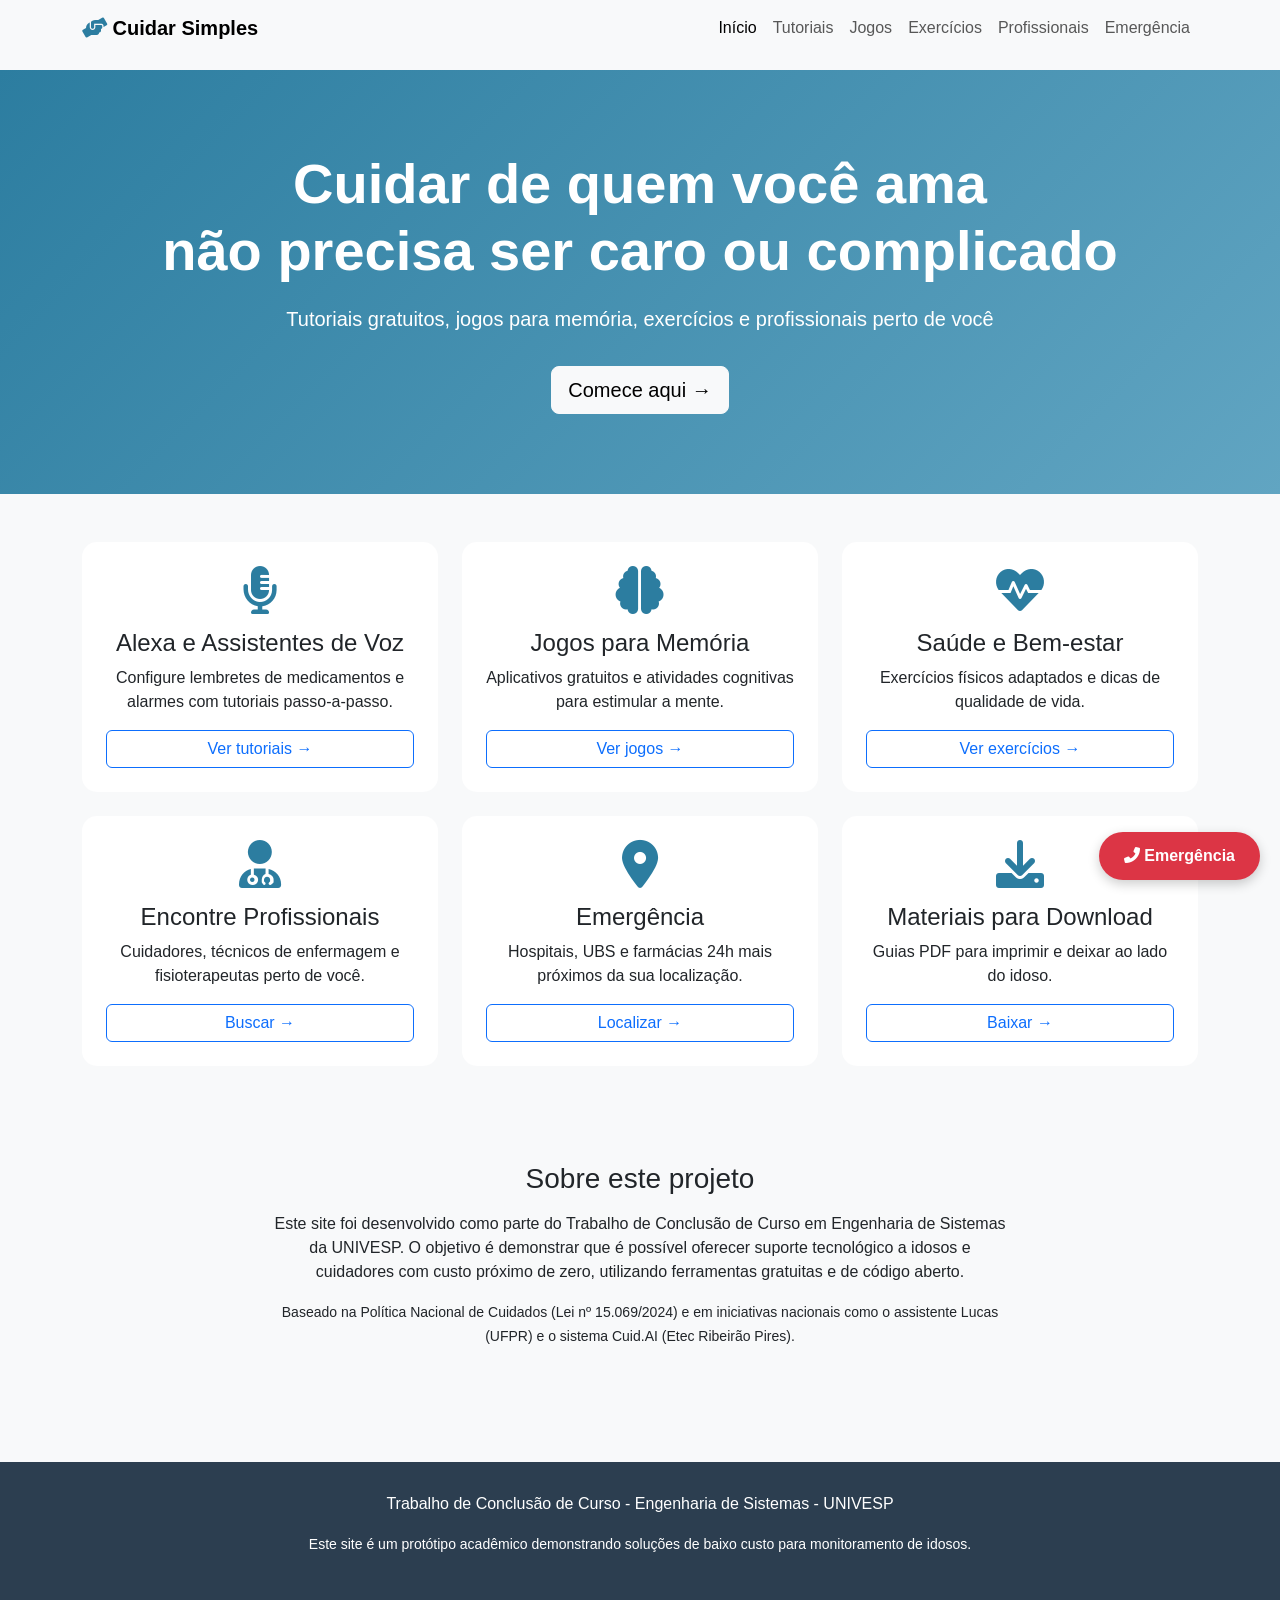
<file: index.html>
<!DOCTYPE html>
<html lang="pt-br">
<head>
    <meta charset="UTF-8">
    <meta name="viewport" content="width=device-width, initial-scale=1.0">
    <title>Cuidar Simples - Apoio ao Idoso e Cuidador</title>
    <link href="https://cdn.jsdelivr.net/npm/bootstrap@5.3.0/dist/css/bootstrap.min.css" rel="stylesheet">
    <link rel="stylesheet" href="https://cdnjs.cloudflare.com/ajax/libs/font-awesome/6.0.0/css/all.min.css">
    <link rel="stylesheet" href="css/style.css">
</head>
<body>

<!-- NAVBAR -->
<nav class="navbar navbar-expand-lg navbar-light bg-light fixed-top">
    <div class="container">
        <a class="navbar-brand" href="index.html">
            <i class="fas fa-hands-helping" style="color: #2c7da0;"></i> 
            <strong>Cuidar Simples</strong>
        </a>
        <button class="navbar-toggler" type="button" data-bs-toggle="collapse" data-bs-target="#navbarNav">
            <span class="navbar-toggler-icon"></span>
        </button>
        <div class="collapse navbar-collapse" id="navbarNav">
            <ul class="navbar-nav ms-auto">
                <li class="nav-item"><a class="nav-link" href="index.html">Início</a></li>
                <li class="nav-item"><a class="nav-link" href="pages/tutoriais.html">Tutoriais</a></li>
                <li class="nav-item"><a class="nav-link" href="pages/jogos.html">Jogos</a></li>
                <li class="nav-item"><a class="nav-link" href="pages/exercicios.html">Exercícios</a></li>
                <li class="nav-item"><a class="nav-link" href="pages/profissionais.html">Profissionais</a></li>
                <li class="nav-item"><a class="nav-link" href="pages/emergencia.html">Emergência</a></li>
            </ul>
        </div>
    </div>
</nav>

<!-- HERO SECTION -->
<section class="hero-section">
    <div class="container text-center">
        <h1 class="display-4">Cuidar de quem você ama<br>não precisa ser caro ou complicado</h1>
        <p class="lead mt-3">Tutoriais gratuitos, jogos para memória, exercícios e profissionais perto de você</p>
        <a href="#funcionalidades" class="btn btn-light btn-lg mt-3">Comece aqui →</a>
    </div>
</section>

<!-- FUNCIONALIDADES -->
<section class="container my-5" id="funcionalidades">
    <div class="row text-center">
        <div class="col-md-4">
            <div class="card feature-card p-4">
                <i class="fas fa-microphone-alt feature-icon"></i>
                <h4>Alexa e Assistentes de Voz</h4>
                <p>Configure lembretes de medicamentos e alarmes com tutoriais passo-a-passo.</p>
                <a href="pages/tutoriais.html" class="btn btn-outline-primary">Ver tutoriais →</a>
            </div>
        </div>
        <div class="col-md-4">
            <div class="card feature-card p-4">
                <i class="fas fa-brain feature-icon"></i>
                <h4>Jogos para Memória</h4>
                <p>Aplicativos gratuitos e atividades cognitivas para estimular a mente.</p>
                <a href="pages/jogos.html" class="btn btn-outline-primary">Ver jogos →</a>
            </div>
        </div>
        <div class="col-md-4">
            <div class="card feature-card p-4">
                <i class="fas fa-heartbeat feature-icon"></i>
                <h4>Saúde e Bem-estar</h4>
                <p>Exercícios físicos adaptados e dicas de qualidade de vida.</p>
                <a href="pages/exercicios.html" class="btn btn-outline-primary">Ver exercícios →</a>
            </div>
        </div>
    </div>
    <div class="row text-center mt-4">
        <div class="col-md-4">
            <div class="card feature-card p-4">
                <i class="fas fa-user-md feature-icon"></i>
                <h4>Encontre Profissionais</h4>
                <p>Cuidadores, técnicos de enfermagem e fisioterapeutas perto de você.</p>
                <a href="pages/profissionais.html" class="btn btn-outline-primary">Buscar →</a>
            </div>
        </div>
        <div class="col-md-4">
            <div class="card feature-card p-4">
                <i class="fas fa-map-marker-alt feature-icon"></i>
                <h4>Emergência</h4>
                <p>Hospitais, UBS e farmácias 24h mais próximos da sua localização.</p>
                <a href="pages/emergencia.html" class="btn btn-outline-primary">Localizar →</a>
            </div>
        </div>
        <div class="col-md-4">
            <div class="card feature-card p-4">
                <i class="fas fa-download feature-icon"></i>
                <h4>Materiais para Download</h4>
                <p>Guias PDF para imprimir e deixar ao lado do idoso.</p>
                <a href="assets/pdf/guia-alexa.pdf" class="btn btn-outline-primary">Baixar →</a>
            </div>
        </div>
    </div>
</section>

<!-- SOBRE O PROJETO -->
<section class="bg-light py-5">
    <div class="container">
        <div class="row">
            <div class="col-lg-8 mx-auto text-center">
                <h3>Sobre este projeto</h3>
                <p class="mt-3">Este site foi desenvolvido como parte do Trabalho de Conclusão de Curso em Engenharia de Sistemas da UNIVESP. O objetivo é demonstrar que é possível oferecer suporte tecnológico a idosos e cuidadores com custo próximo de zero, utilizando ferramentas gratuitas e de código aberto.</p>
                <p><small>Baseado na Política Nacional de Cuidados (Lei nº 15.069/2024) e em iniciativas nacionais como o assistente Lucas (UFPR) e o sistema Cuid.AI (Etec Ribeirão Pires).</small></p>
            </div>
        </div>
    </div>
</section>

<!-- BOTÃO DE EMERGÊNCIA FLUTUANTE -->
<a href="pages/emergencia.html" class="btn-emergency-floating">
    <i class="fas fa-phone-alt"></i> Emergência
</a>

<!-- FOOTER -->
<footer>
    <div class="container text-center">
        <p>Trabalho de Conclusão de Curso - Engenharia de Sistemas - UNIVESP</p>
        <p><small>Este site é um protótipo acadêmico demonstrando soluções de baixo custo para monitoramento de idosos.</small></p>
    </div>
</footer>

<script src="https://cdn.jsdelivr.net/npm/bootstrap@5.3.0/dist/js/bootstrap.bundle.min.js"></script>
<script src="js/main.js"></script>
</body>
</html>
</file>
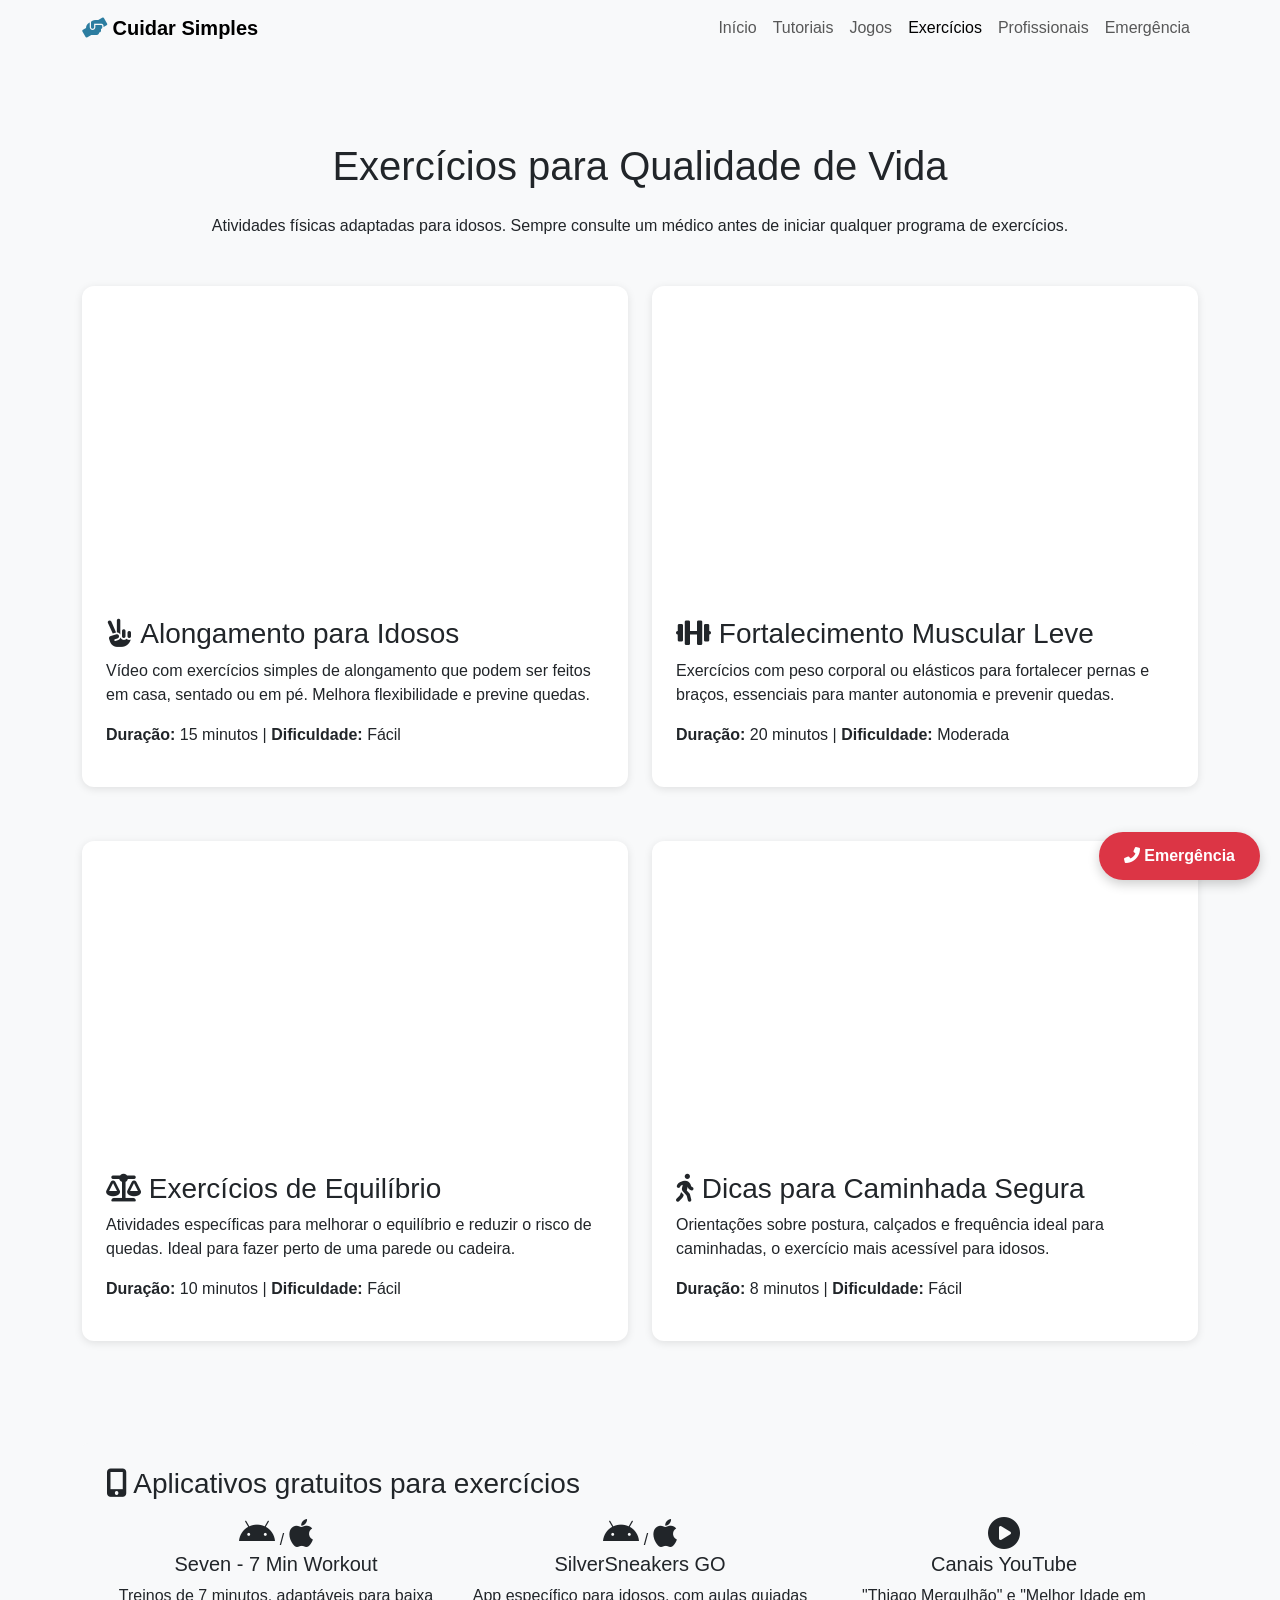
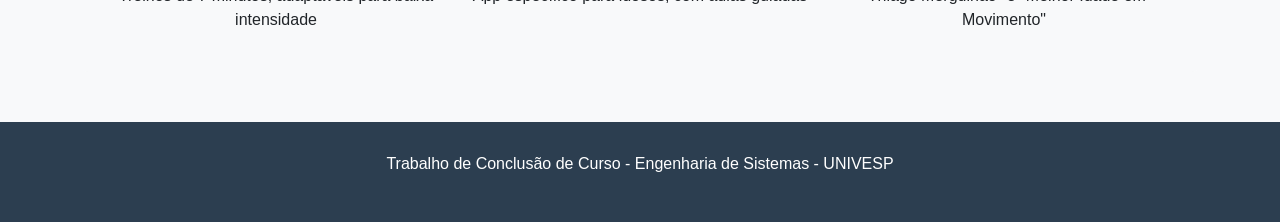
<file: pages/exercicios.html>
<!DOCTYPE html>
<html lang="pt-br">
<head>
    <meta charset="UTF-8">
    <meta name="viewport" content="width=device-width, initial-scale=1.0">
    <title>Exercícios para Idosos - Cuidar Simples</title>
    <link href="https://cdn.jsdelivr.net/npm/bootstrap@5.3.0/dist/css/bootstrap.min.css" rel="stylesheet">
    <link rel="stylesheet" href="https://cdnjs.cloudflare.com/ajax/libs/font-awesome/6.0.0/css/all.min.css">
    <link rel="stylesheet" href="../css/style.css">
</head>
<body>

<!-- NAVBAR -->
<nav class="navbar navbar-expand-lg navbar-light bg-light fixed-top">
    <div class="container">
        <a class="navbar-brand" href="../index.html">
            <i class="fas fa-hands-helping" style="color: #2c7da0;"></i> 
            <strong>Cuidar Simples</strong>
        </a>
        <button class="navbar-toggler" type="button" data-bs-toggle="collapse" data-bs-target="#navbarNav">
            <span class="navbar-toggler-icon"></span>
        </button>
        <div class="collapse navbar-collapse" id="navbarNav">
            <ul class="navbar-nav ms-auto">
                <li class="nav-item"><a class="nav-link" href="../index.html">Início</a></li>
                <li class="nav-item"><a class="nav-link" href="tutoriais.html">Tutoriais</a></li>
                <li class="nav-item"><a class="nav-link" href="jogos.html">Jogos</a></li>
                <li class="nav-item"><a class="nav-link active" href="exercicios.html">Exercícios</a></li>
                <li class="nav-item"><a class="nav-link" href="profissionais.html">Profissionais</a></li>
                <li class="nav-item"><a class="nav-link" href="emergencia.html">Emergência</a></li>
            </ul>
        </div>
    </div>
</nav>

<!-- CONTEÚDO PRINCIPAL -->
<div class="container my-5 pt-4">
    <h1 class="text-center mb-4">Exercícios para Qualidade de Vida</h1>
    <p class="text-center mb-5">Atividades físicas adaptadas para idosos. Sempre consulte um médico antes de iniciar qualquer programa de exercícios.</p>

    <div class="row">
        <!-- Alongamento -->
        <div class="col-md-6 mb-4">
            <div class="exercicio-card">
                <div class="ratio ratio-16x9">
                    <iframe src="https://youtube/OwCTukZyEmA" title="Alongamento para Idosos" allowfullscreen></iframe>
                </div>
                <div class="p-4">
                    <h3><i class="fas fa-hand-peace"></i> Alongamento para Idosos</h3>
                    <p>Vídeo com exercícios simples de alongamento que podem ser feitos em casa, sentado ou em pé. Melhora flexibilidade e previne quedas.</p>
                    <p><strong>Duração:</strong> 15 minutos | <strong>Dificuldade:</strong> Fácil</p>
                </div>
            </div>
        </div>

        <!-- Fortalecimento -->
        <div class="col-md-6 mb-4">
            <div class="exercicio-card">
                <div class="ratio ratio-16x9">
                    <iframe src="https://www.youtube.com/embed/GDn4fLWgU3A" title="Fortalecimento para Idosos" allowfullscreen></iframe>
                </div>
                <div class="p-4">
                    <h3><i class="fas fa-dumbbell"></i> Fortalecimento Muscular Leve</h3>
                    <p>Exercícios com peso corporal ou elásticos para fortalecer pernas e braços, essenciais para manter autonomia e prevenir quedas.</p>
                    <p><strong>Duração:</strong> 20 minutos | <strong>Dificuldade:</strong> Moderada</p>
                </div>
            </div>
        </div>

        <!-- Equilíbrio -->
        <div class="col-md-6 mb-4">
            <div class="exercicio-card">
                <div class="ratio ratio-16x9">
                    <iframe src="https://www.youtube.com/embed/Ya-QFS45kO8" title="Exercícios de Equilíbrio" allowfullscreen></iframe>
                </div>
                <div class="p-4">
                    <h3><i class="fas fa-balance-scale"></i> Exercícios de Equilíbrio</h3>
                    <p>Atividades específicas para melhorar o equilíbrio e reduzir o risco de quedas. Ideal para fazer perto de uma parede ou cadeira.</p>
                    <p><strong>Duração:</strong> 10 minutos | <strong>Dificuldade:</strong> Fácil</p>
                </div>
            </div>
        </div>

        <!-- Caminhada Orientada -->
        <div class="col-md-6 mb-4">
            <div class="exercicio-card">
                <div class="ratio ratio-16x9">
                    <iframe src="https://www.youtube.com/embed/wdH4pXDn5lU" title="Dicas de Caminhada" allowfullscreen></iframe>
                </div>
                <div class="p-4">
                    <h3><i class="fas fa-walking"></i> Dicas para Caminhada Segura</h3>
                    <p>Orientações sobre postura, calçados e frequência ideal para caminhadas, o exercício mais acessível para idosos.</p>
                    <p><strong>Duração:</strong> 8 minutos | <strong>Dificuldade:</strong> Fácil</p>
                </div>
            </div>
        </div>
    </div>

    <!-- APLICATIVOS GRATUITOS -->
    <div class="mt-5 p-4 bg-light rounded">
        <h3><i class="fas fa-mobile-alt"></i> Aplicativos gratuitos para exercícios</h3>
        <div class="row mt-3">
            <div class="col-md-4">
                <div class="text-center">
                    <i class="fab fa-android" style="font-size: 2rem;"></i> / <i class="fab fa-apple" style="font-size: 2rem;"></i>
                    <h5>Seven - 7 Min Workout</h5>
                    <p>Treinos de 7 minutos, adaptáveis para baixa intensidade</p>
                </div>
            </div>
            <div class="col-md-4">
                <div class="text-center">
                    <i class="fab fa-android" style="font-size: 2rem;"></i> / <i class="fab fa-apple" style="font-size: 2rem;"></i>
                    <h5>SilverSneakers GO</h5>
                    <p>App específico para idosos, com aulas guiadas</p>
                </div>
            </div>
            <div class="col-md-4">
                <div class="text-center">
                    <i class="fas fa-play-circle" style="font-size: 2rem;"></i>
                    <h5>Canais YouTube</h5>
                    <p>"Thiago Mergulhão" e "Melhor Idade em Movimento"</p>
                </div>
            </div>
        </div>
    </div>
</div>

<!-- BOTÃO DE EMERGÊNCIA FLUTUANTE -->
<a href="emergencia.html" class="btn-emergency-floating">
    <i class="fas fa-phone-alt"></i> Emergência
</a>

<!-- FOOTER -->
<footer>
    <div class="container text-center">
        <p>Trabalho de Conclusão de Curso - Engenharia de Sistemas - UNIVESP</p>
    </div>
</footer>

<script src="https://cdn.jsdelivr.net/npm/bootstrap@5.3.0/dist/js/bootstrap.bundle.min.js"></script>
</body>
</html>
</file>
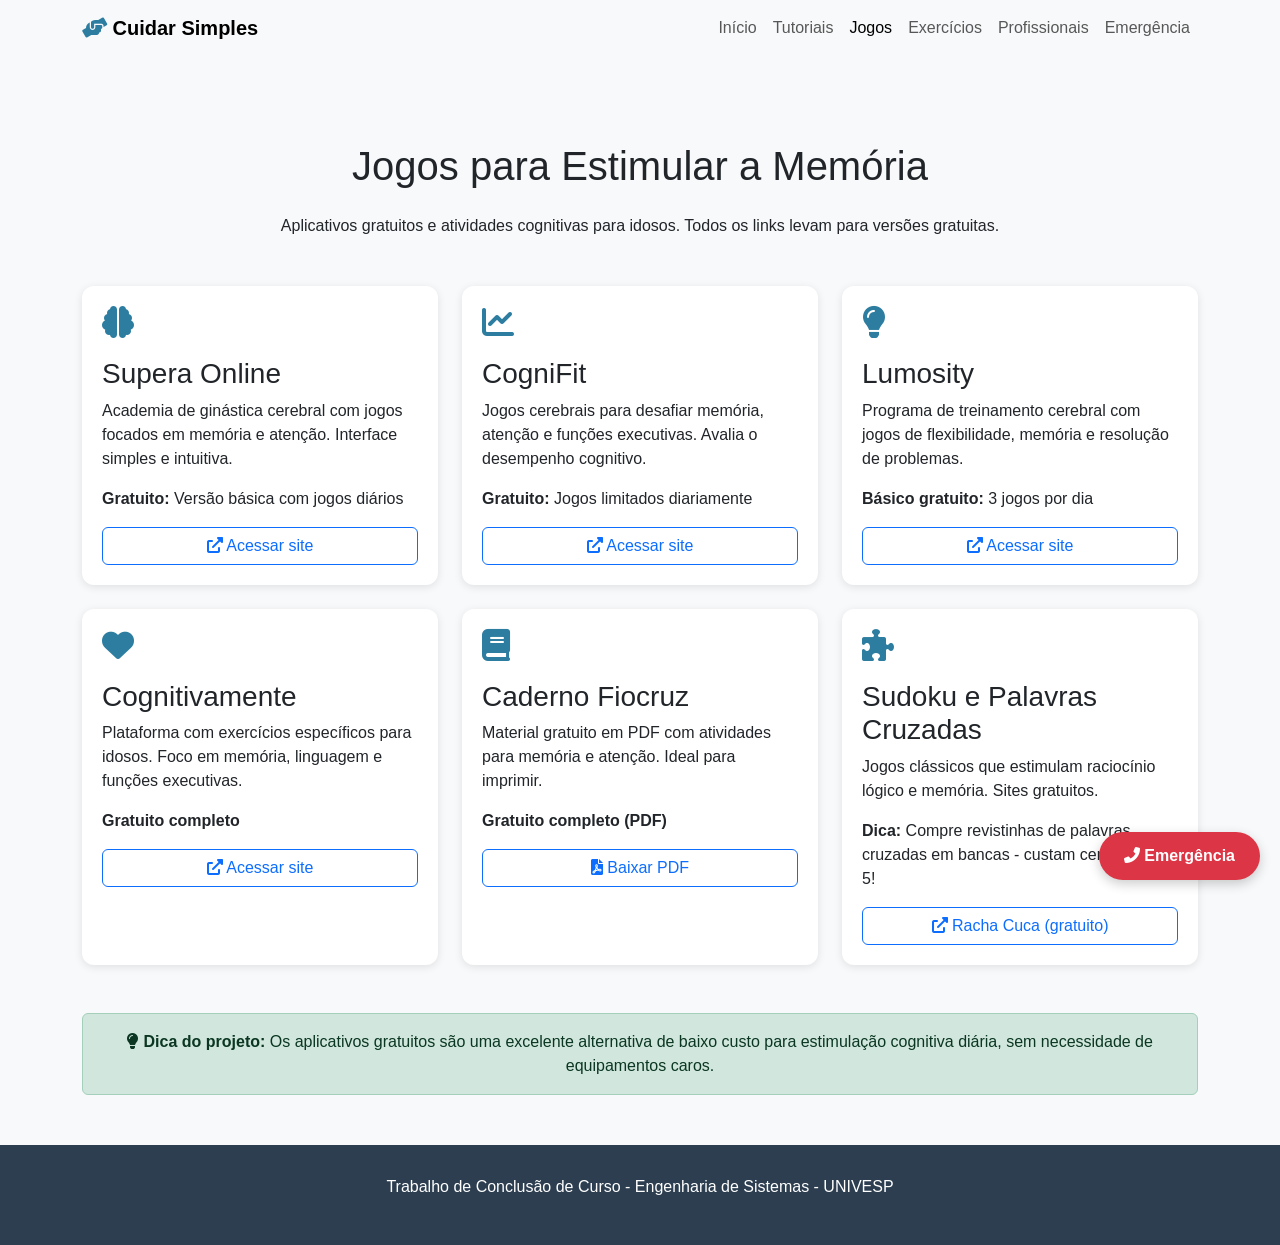
<file: pages/jogos.html>
<!DOCTYPE html>
<html lang="pt-br">
<head>
    <meta charset="UTF-8">
    <meta name="viewport" content="width=device-width, initial-scale=1.0">
    <title>Jogos para Memória - Cuidar Simples</title>
    <link href="https://cdn.jsdelivr.net/npm/bootstrap@5.3.0/dist/css/bootstrap.min.css" rel="stylesheet">
    <link rel="stylesheet" href="https://cdnjs.cloudflare.com/ajax/libs/font-awesome/6.0.0/css/all.min.css">
    <link rel="stylesheet" href="../css/style.css">
</head>
<body>

<!-- NAVBAR -->
<nav class="navbar navbar-expand-lg navbar-light bg-light fixed-top">
    <div class="container">
        <a class="navbar-brand" href="../index.html">
            <i class="fas fa-hands-helping" style="color: #2c7da0;"></i> 
            <strong>Cuidar Simples</strong>
        </a>
        <button class="navbar-toggler" type="button" data-bs-toggle="collapse" data-bs-target="#navbarNav">
            <span class="navbar-toggler-icon"></span>
        </button>
        <div class="collapse navbar-collapse" id="navbarNav">
            <ul class="navbar-nav ms-auto">
                <li class="nav-item"><a class="nav-link" href="../index.html">Início</a></li>
                <li class="nav-item"><a class="nav-link" href="tutoriais.html">Tutoriais</a></li>
                <li class="nav-item"><a class="nav-link active" href="jogos.html">Jogos</a></li>
                <li class="nav-item"><a class="nav-link" href="exercicios.html">Exercícios</a></li>
                <li class="nav-item"><a class="nav-link" href="profissionais.html">Profissionais</a></li>
                <li class="nav-item"><a class="nav-link" href="emergencia.html">Emergência</a></li>
            </ul>
        </div>
    </div>
</nav>

<!-- CONTEÚDO PRINCIPAL -->
<div class="container my-5 pt-4">
    <h1 class="text-center mb-4">Jogos para Estimular a Memória</h1>
    <p class="text-center mb-5">Aplicativos gratuitos e atividades cognitivas para idosos. Todos os links levam para versões gratuitas.</p>

    <div class="row">
        <!-- Supera Online -->
        <div class="col-md-4 mb-4">
            <div class="jogo-card">
                <i class="fas fa-brain" style="font-size: 2rem; color: #2c7da0;"></i>
                <h3 class="mt-3">Supera Online</h3>
                <p>Academia de ginástica cerebral com jogos focados em memória e atenção. Interface simples e intuitiva.</p>
                <p><strong>Gratuito:</strong> Versão básica com jogos diários</p>
                <a href="https://www.superaonline.com.br/" target="_blank" class="btn btn-outline-primary w-100">
                    <i class="fas fa-external-link-alt"></i> Acessar site
                </a>
            </div>
        </div>

        <!-- CogniFit -->
        <div class="col-md-4 mb-4">
            <div class="jogo-card">
                <i class="fas fa-chart-line" style="font-size: 2rem; color: #2c7da0;"></i>
                <h3 class="mt-3">CogniFit</h3>
                <p>Jogos cerebrais para desafiar memória, atenção e funções executivas. Avalia o desempenho cognitivo.</p>
                <p><strong>Gratuito:</strong> Jogos limitados diariamente</p>
                <a href="https://www.cognifit.com/br/public/games" target="_blank" class="btn btn-outline-primary w-100">
                    <i class="fas fa-external-link-alt"></i> Acessar site
                </a>
            </div>
        </div>

        <!-- Lumosity -->
        <div class="col-md-4 mb-4">
            <div class="jogo-card">
                <i class="fas fa-lightbulb" style="font-size: 2rem; color: #2c7da0;"></i>
                <h3 class="mt-3">Lumosity</h3>
                <p>Programa de treinamento cerebral com jogos de flexibilidade, memória e resolução de problemas.</p>
                <p><strong>Básico gratuito:</strong> 3 jogos por dia</p>
                <a href="https://www.lumosity.com/pt/" target="_blank" class="btn btn-outline-primary w-100">
                    <i class="fas fa-external-link-alt"></i> Acessar site
                </a>
            </div>
        </div>

        <!-- Cognitivamente -->
        <div class="col-md-4 mb-4">
            <div class="jogo-card">
                <i class="fas fa-heart" style="font-size: 2rem; color: #2c7da0;"></i>
                <h3 class="mt-3">Cognitivamente</h3>
                <p>Plataforma com exercícios específicos para idosos. Foco em memória, linguagem e funções executivas.</p>
                <p><strong>Gratuito completo</strong></p>
                <a href="https://ecognitivamente.com/gratuitos/" target="_blank" class="btn btn-outline-primary w-100">
                    <i class="fas fa-external-link-alt"></i> Acessar site
                </a>
            </div>
        </div>

        <!-- Fiocruz - Caderno -->
        <div class="col-md-4 mb-4">
            <div class="jogo-card">
                <i class="fas fa-book" style="font-size: 2rem; color: #2c7da0;"></i>
                <h3 class="mt-3">Caderno Fiocruz</h3>
                <p>Material gratuito em PDF com atividades para memória e atenção. Ideal para imprimir.</p>
                <p><strong>Gratuito completo (PDF)</strong></p>
                <a href="https://idososcovid19.fiocruz.br/sites/idososcovid19.fiocruz.br/files/60_-_greens_-_caderno_de_estimulacao_cognitiva_-_volume_ii.pdf" target="_blank" class="btn btn-outline-primary w-100">
                    <i class="fas fa-file-pdf"></i> Baixar PDF
                </a>
            </div>
        </div>

        <!-- Sudoku e Palavras Cruzadas -->
        <div class="col-md-4 mb-4">
            <div class="jogo-card">
                <i class="fas fa-puzzle-piece" style="font-size: 2rem; color: #2c7da0;"></i>
                <h3 class="mt-3">Sudoku e Palavras Cruzadas</h3>
                <p>Jogos clássicos que estimulam raciocínio lógico e memória. Sites gratuitos.</p>
                <p><strong>Dica:</strong> Compre revistinhas de palavras cruzadas em bancas - custam cerca de R$ 5!</p>
                <a href="https://www.racha-cuca.com.br/" target="_blank" class="btn btn-outline-primary w-100">
                    <i class="fas fa-external-link-alt"></i> Racha Cuca (gratuito)
                </a>
            </div>
        </div>
    </div>

    <!-- Dica adicional -->
    <div class="alert alert-success text-center mt-4">
        <i class="fas fa-lightbulb"></i> <strong>Dica do projeto:</strong> Os aplicativos gratuitos são uma excelente alternativa de baixo custo para estimulação cognitiva diária, sem necessidade de equipamentos caros.
    </div>
</div>

<!-- BOTÃO DE EMERGÊNCIA FLUTUANTE -->
<a href="emergencia.html" class="btn-emergency-floating">
    <i class="fas fa-phone-alt"></i> Emergência
</a>

<!-- FOOTER -->
<footer>
    <div class="container text-center">
        <p>Trabalho de Conclusão de Curso - Engenharia de Sistemas - UNIVESP</p>
    </div>
</footer>

<script src="https://cdn.jsdelivr.net/npm/bootstrap@5.3.0/dist/js/bootstrap.bundle.min.js"></script>
</body>
</html>
</file>
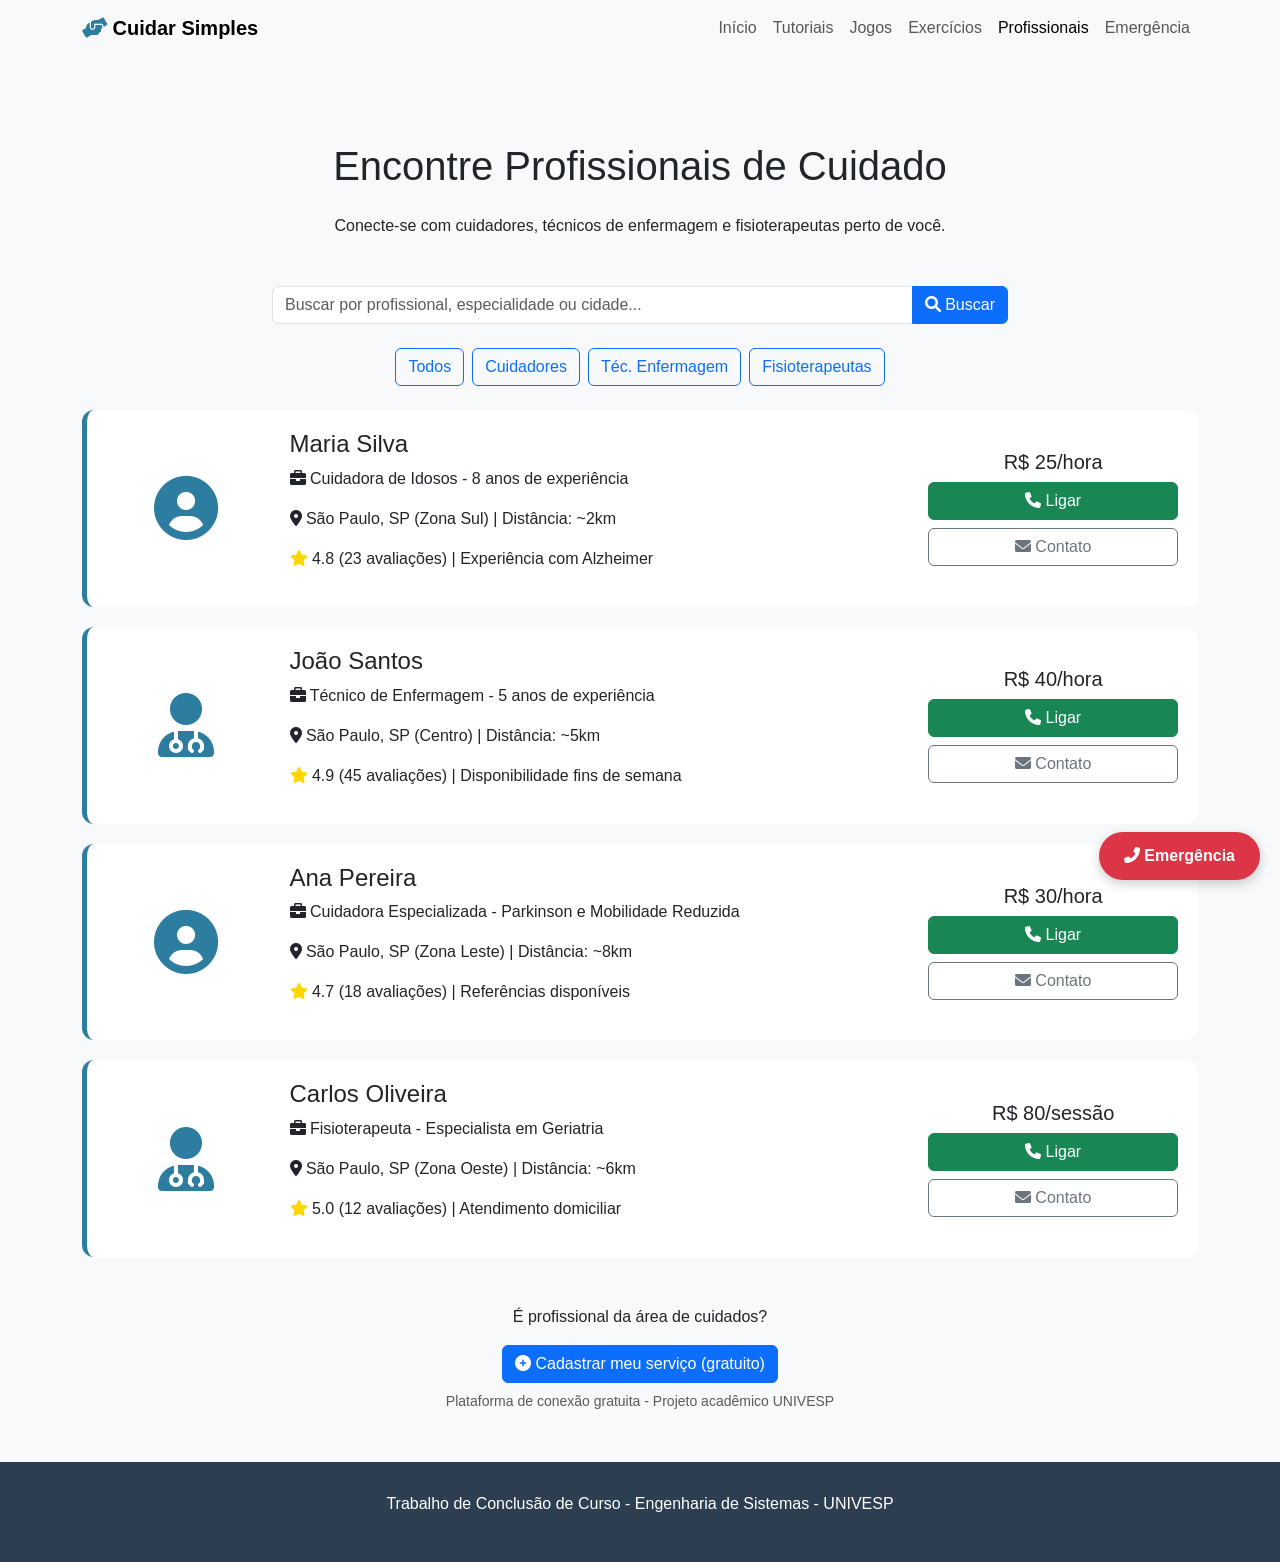
<file: pages/profissionais.html>
<!DOCTYPE html>
<html lang="pt-br">
<head>
    <meta charset="UTF-8">
    <meta name="viewport" content="width=device-width, initial-scale=1.0">
    <title>Profissionais de Cuidado - Cuidar Simples</title>
    <link href="https://cdn.jsdelivr.net/npm/bootstrap@5.3.0/dist/css/bootstrap.min.css" rel="stylesheet">
    <link rel="stylesheet" href="https://cdnjs.cloudflare.com/ajax/libs/font-awesome/6.0.0/css/all.min.css">
    <link rel="stylesheet" href="../css/style.css">
</head>
<body>

<!-- NAVBAR -->
<nav class="navbar navbar-expand-lg navbar-light bg-light fixed-top">
    <div class="container">
        <a class="navbar-brand" href="../index.html">
            <i class="fas fa-hands-helping" style="color: #2c7da0;"></i> 
            <strong>Cuidar Simples</strong>
        </a>
        <button class="navbar-toggler" type="button" data-bs-toggle="collapse" data-bs-target="#navbarNav">
            <span class="navbar-toggler-icon"></span>
        </button>
        <div class="collapse navbar-collapse" id="navbarNav">
            <ul class="navbar-nav ms-auto">
                <li class="nav-item"><a class="nav-link" href="../index.html">Início</a></li>
                <li class="nav-item"><a class="nav-link" href="tutoriais.html">Tutoriais</a></li>
                <li class="nav-item"><a class="nav-link" href="jogos.html">Jogos</a></li>
                <li class="nav-item"><a class="nav-link" href="exercicios.html">Exercícios</a></li>
                <li class="nav-item"><a class="nav-link active" href="profissionais.html">Profissionais</a></li>
                <li class="nav-item"><a class="nav-link" href="emergencia.html">Emergência</a></li>
            </ul>
        </div>
    </div>
</nav>

<!-- CONTEÚDO PRINCIPAL -->
<div class="container my-5 pt-4">
    <h1 class="text-center mb-4">Encontre Profissionais de Cuidado</h1>
    <p class="text-center mb-5">Conecte-se com cuidadores, técnicos de enfermagem e fisioterapeutas perto de você.</p>

    <!-- Barra de Busca -->
    <div class="row mb-4">
        <div class="col-md-8 mx-auto">
            <div class="input-group">
                <input type="text" id="searchInput" class="form-control" placeholder="Buscar por profissional, especialidade ou cidade..." aria-label="Buscar">
                <button class="btn btn-primary" type="button" onclick="filtrarProfissionais()">
                    <i class="fas fa-search"></i> Buscar
                </button>
            </div>
        </div>
    </div>

    <!-- Seletor de Categoria -->
    <div class="row mb-4">
        <div class="col-md-6 mx-auto">
            <div class="d-flex justify-content-center gap-2">
                <button class="btn btn-outline-primary" onclick="filtrarCategoria('todos')">Todos</button>
                <button class="btn btn-outline-primary" onclick="filtrarCategoria('cuidador')">Cuidadores</button>
                <button class="btn btn-outline-primary" onclick="filtrarCategoria('enfermagem')">Téc. Enfermagem</button>
                <button class="btn btn-outline-primary" onclick="filtrarCategoria('fisioterapeuta')">Fisioterapeutas</button>
            </div>
        </div>
    </div>

    <!-- Lista de Profissionais (Exemplo - dados mockup) -->
    <div id="profissionaisList">
        <!-- Cuidador 1 -->
        <div class="profissional-card" data-categoria="cuidador" data-nome="Maria">
            <div class="row align-items-center">
                <div class="col-md-2 text-center">
                    <i class="fas fa-user-circle" style="font-size: 4rem; color: #2c7da0;"></i>
                </div>
                <div class="col-md-7">
                    <h4>Maria Silva</h4>
                    <p><i class="fas fa-briefcase"></i> Cuidadora de Idosos - 8 anos de experiência</p>
                    <p><i class="fas fa-map-marker-alt"></i> São Paulo, SP (Zona Sul) | Distância: ~2km</p>
                    <p><i class="fas fa-star" style="color: gold;"></i> 4.8 (23 avaliações) | Experiência com Alzheimer</p>
                </div>
                <div class="col-md-3 text-center">
                    <p class="h5">R$ 25/hora</p>
                    <a href="tel:11999999999" class="btn btn-success w-100 mb-2">
                        <i class="fas fa-phone"></i> Ligar
                    </a>
                    <a href="#" class="btn btn-outline-secondary w-100" data-bs-toggle="modal" data-bs-target="#contactModal" onclick="setContact('Maria Silva', '11999999999')">
                        <i class="fas fa-envelope"></i> Contato
                    </a>
                </div>
            </div>
        </div>

        <!-- Técnico Enfermagem 1 -->
        <div class="profissional-card" data-categoria="enfermagem" data-nome="João">
            <div class="row align-items-center">
                <div class="col-md-2 text-center">
                    <i class="fas fa-user-md" style="font-size: 4rem; color: #2c7da0;"></i>
                </div>
                <div class="col-md-7">
                    <h4>João Santos</h4>
                    <p><i class="fas fa-briefcase"></i> Técnico de Enfermagem - 5 anos de experiência</p>
                    <p><i class="fas fa-map-marker-alt"></i> São Paulo, SP (Centro) | Distância: ~5km</p>
                    <p><i class="fas fa-star" style="color: gold;"></i> 4.9 (45 avaliações) | Disponibilidade fins de semana</p>
                </div>
                <div class="col-md-3 text-center">
                    <p class="h5">R$ 40/hora</p>
                    <a href="tel:11888888888" class="btn btn-success w-100 mb-2">
                        <i class="fas fa-phone"></i> Ligar
                    </a>
                    <a href="#" class="btn btn-outline-secondary w-100" data-bs-toggle="modal" data-bs-target="#contactModal" onclick="setContact('João Santos', '11888888888')">
                        <i class="fas fa-envelope"></i> Contato
                    </a>
                </div>
            </div>
        </div>

        <!-- Cuidador 2 -->
        <div class="profissional-card" data-categoria="cuidador" data-nome="Ana">
            <div class="row align-items-center">
                <div class="col-md-2 text-center">
                    <i class="fas fa-user-circle" style="font-size: 4rem; color: #2c7da0;"></i>
                </div>
                <div class="col-md-7">
                    <h4>Ana Pereira</h4>
                    <p><i class="fas fa-briefcase"></i> Cuidadora Especializada - Parkinson e Mobilidade Reduzida</p>
                    <p><i class="fas fa-map-marker-alt"></i> São Paulo, SP (Zona Leste) | Distância: ~8km</p>
                    <p><i class="fas fa-star" style="color: gold;"></i> 4.7 (18 avaliações) | Referências disponíveis</p>
                </div>
                <div class="col-md-3 text-center">
                    <p class="h5">R$ 30/hora</p>
                    <a href="tel:11977777777" class="btn btn-success w-100 mb-2">
                        <i class="fas fa-phone"></i> Ligar
                    </a>
                    <a href="#" class="btn btn-outline-secondary w-100" data-bs-toggle="modal" data-bs-target="#contactModal" onclick="setContact('Ana Pereira', '11977777777')">
                        <i class="fas fa-envelope"></i> Contato
                    </a>
                </div>
            </div>
        </div>

        <!-- Fisioterapeuta -->
        <div class="profissional-card" data-categoria="fisioterapeuta" data-nome="Carlos">
            <div class="row align-items-center">
                <div class="col-md-2 text-center">
                    <i class="fas fa-user-md" style="font-size: 4rem; color: #2c7da0;"></i>
                </div>
                <div class="col-md-7">
                    <h4>Carlos Oliveira</h4>
                    <p><i class="fas fa-briefcase"></i> Fisioterapeuta - Especialista em Geriatria</p>
                    <p><i class="fas fa-map-marker-alt"></i> São Paulo, SP (Zona Oeste) | Distância: ~6km</p>
                    <p><i class="fas fa-star" style="color: gold;"></i> 5.0 (12 avaliações) | Atendimento domiciliar</p>
                </div>
                <div class="col-md-3 text-center">
                    <p class="h5">R$ 80/sessão</p>
                    <a href="tel:11966666666" class="btn btn-success w-100 mb-2">
                        <i class="fas fa-phone"></i> Ligar
                    </a>
                    <a href="#" class="btn btn-outline-secondary w-100" data-bs-toggle="modal" data-bs-target="#contactModal" onclick="setContact('Carlos Oliveira', '11966666666')">
                        <i class="fas fa-envelope"></i> Contato
                    </a>
                </div>
            </div>
        </div>
    </div>

    <!-- Botão para cadastrar profissional -->
    <div class="text-center mt-5">
        <p>É profissional da área de cuidados?</p>
        <button class="btn btn-primary" data-bs-toggle="modal" data-bs-target="#cadastroModal">
            <i class="fas fa-plus-circle"></i> Cadastrar meu serviço (gratuito)
        </button>
        <p class="text-muted mt-2 small">Plataforma de conexão gratuita - Projeto acadêmico UNIVESP</p>
    </div>
</div>

<!-- MODAL DE CONTATO -->
<div class="modal fade" id="contactModal" tabindex="-1">
    <div class="modal-dialog">
        <div class="modal-content">
            <div class="modal-header">
                <h5 class="modal-title">Entrar em Contato</h5>
                <button type="button" class="btn-close" data-bs-dismiss="modal"></button>
            </div>
            <div class="modal-body">
                <p>Você está entrando em contato com: <strong id="contatoNome"></strong></p>
                <p>Telefone: <strong id="contatoTelefone"></strong></p>
                <p>Copie o número e ligue pelo seu celular ou WhatsApp.</p>
                <div class="alert alert-info">
                    <i class="fas fa-info-circle"></i> A Cuidar Simples é uma plataforma de conexão gratuita. Não nos responsabilizamos pela prestação dos serviços.
                </div>
            </div>
            <div class="modal-footer">
                <button type="button" class="btn btn-secondary" data-bs-dismiss="modal">Fechar</button>
            </div>
        </div>
    </div>
</div>

<!-- MODAL DE CADASTRO -->
<div class="modal fade" id="cadastroModal" tabindex="-1">
    <div class="modal-dialog">
        <div class="modal-content">
            <div class="modal-header">
                <h5 class="modal-title">Cadastrar meu serviço</h5>
                <button type="button" class="btn-close" data-bs-dismiss="modal"></button>
            </div>
            <div class="modal-body">
                <p>Para cadastrar seu serviço, envie um e-mail para:</p>
                <p class="text-center"><strong>cadastro@cuidarsimples.tcc</strong></p>
                <p>Inclua no e-mail:</p>
                <ul>
                    <li>Nome completo</li>
                    <li>Profissão/Categoria</li>
                    <li>Telefone para contato</li>
                    <li>Região de atuação</li>
                    <li>Valor/hora (se aplicável)</li>
                </ul>
                <div class="alert alert-warning">
                    Este é um protótipo acadêmico. Em uma versão real, o cadastro seria automatizado.
                </div>
            </div>
            <div class="modal-footer">
                <button type="button" class="btn btn-secondary" data-bs-dismiss="modal">Fechar</button>
            </div>
        </div>
    </div>
</div>

<!-- BOTÃO DE EMERGÊNCIA FLUTUANTE -->
<a href="emergencia.html" class="btn-emergency-floating">
    <i class="fas fa-phone-alt"></i> Emergência
</a>

<!-- FOOTER -->
<footer>
    <div class="container text-center">
        <p>Trabalho de Conclusão de Curso - Engenharia de Sistemas - UNIVESP</p>
    </div>
</footer>

<script src="https://cdn.jsdelivr.net/npm/bootstrap@5.3.0/dist/js/bootstrap.bundle.min.js"></script>
<script src="../js/profissionais.js"></script>
</body>
</html>
</file>
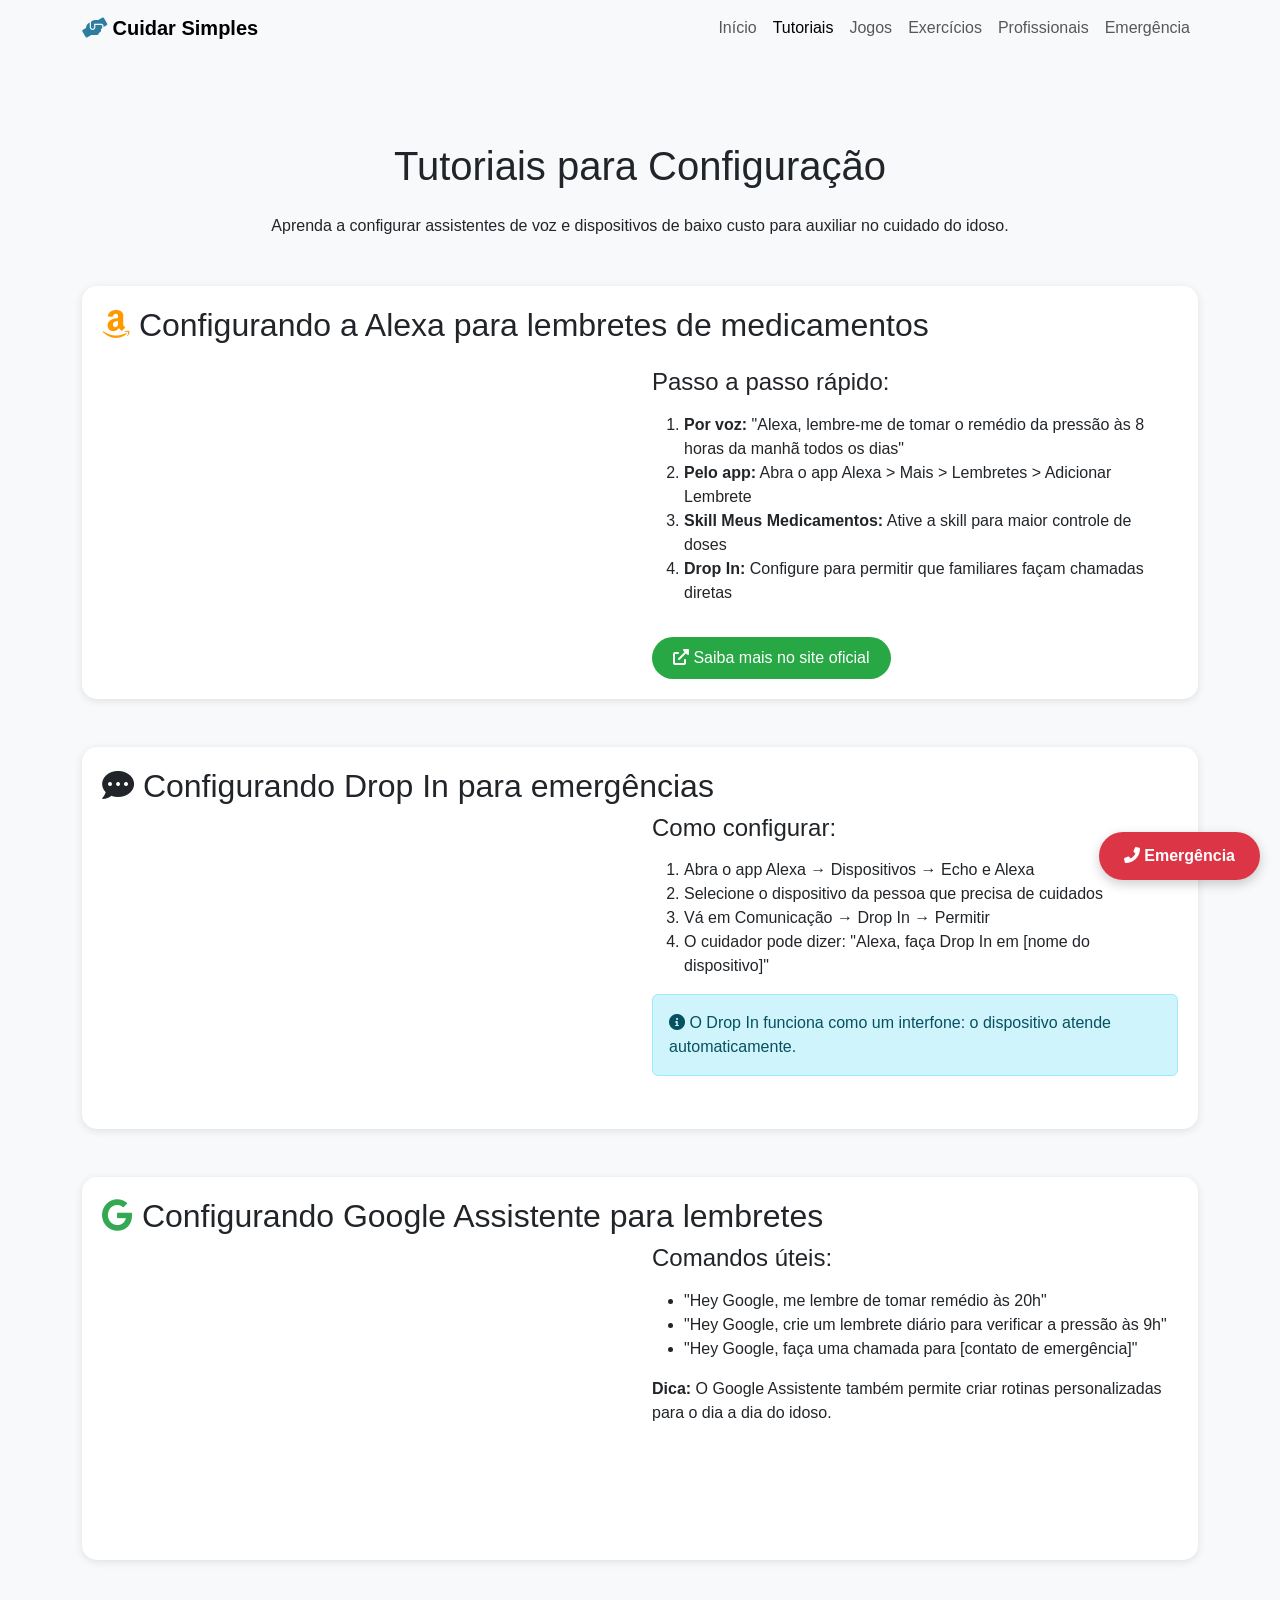
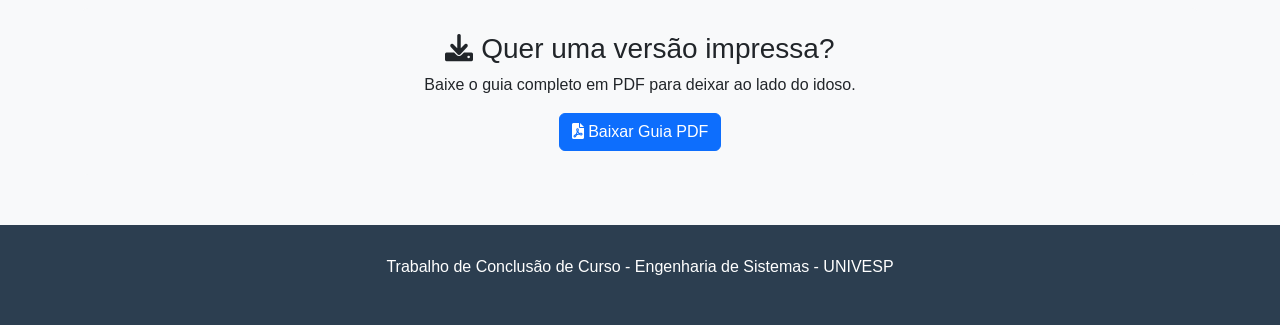
<file: pages/tutoriais.html>
<!DOCTYPE html>
<html lang="pt-br">
<head>
    <meta charset="UTF-8">
    <meta name="viewport" content="width=device-width, initial-scale=1.0">
    <title>Tutoriais - Cuidar Simples</title>
    <link href="https://cdn.jsdelivr.net/npm/bootstrap@5.3.0/dist/css/bootstrap.min.css" rel="stylesheet">
    <link rel="stylesheet" href="https://cdnjs.cloudflare.com/ajax/libs/font-awesome/6.0.0/css/all.min.css">
    <link rel="stylesheet" href="../css/style.css">
</head>
<body>

<!-- NAVBAR (mesma do index) -->
<nav class="navbar navbar-expand-lg navbar-light bg-light fixed-top">
    <div class="container">
        <a class="navbar-brand" href="../index.html">
            <i class="fas fa-hands-helping" style="color: #2c7da0;"></i> 
            <strong>Cuidar Simples</strong>
        </a>
        <button class="navbar-toggler" type="button" data-bs-toggle="collapse" data-bs-target="#navbarNav">
            <span class="navbar-toggler-icon"></span>
        </button>
        <div class="collapse navbar-collapse" id="navbarNav">
            <ul class="navbar-nav ms-auto">
                <li class="nav-item"><a class="nav-link" href="../index.html">Início</a></li>
                <li class="nav-item"><a class="nav-link active" href="tutoriais.html">Tutoriais</a></li>
                <li class="nav-item"><a class="nav-link" href="jogos.html">Jogos</a></li>
                <li class="nav-item"><a class="nav-link" href="exercicios.html">Exercícios</a></li>
                <li class="nav-item"><a class="nav-link" href="profissionais.html">Profissionais</a></li>
                <li class="nav-item"><a class="nav-link" href="emergencia.html">Emergência</a></li>
            </ul>
        </div>
    </div>
</nav>

<!-- CONTEÚDO PRINCIPAL -->
<div class="container my-5 pt-4">
    <h1 class="text-center mb-4">Tutoriais para Configuração</h1>
    <p class="text-center mb-5">Aprenda a configurar assistentes de voz e dispositivos de baixo custo para auxiliar no cuidado do idoso.</p>

    <!-- TUTORIAL ALEXA -->
    <div class="tutorial-card mb-5">
        <h2><i class="fab fa-amazon" style="color: #ff9900;"></i> Configurando a Alexa para lembretes de medicamentos</h2>
        <div class="row mt-4">
            <div class="col-md-6">
                <div class="ratio ratio-16x9">
                    <iframe src="https://www.youtube.com/embed/83g5lkJ-vnc" title="Tutorial Alexa" allowfullscreen></iframe>
                </div>
            </div>
            <div class="col-md-6">
                <h4>Passo a passo rápido:</h4>
                <ol class="mt-3">
                    <li><strong>Por voz:</strong> "Alexa, lembre-me de tomar o remédio da pressão às 8 horas da manhã todos os dias"</li>
                    <li><strong>Pelo app:</strong> Abra o app Alexa > Mais > Lembretes > Adicionar Lembrete</li>
                    <li><strong>Skill Meus Medicamentos:</strong> Ative a skill para maior controle de doses</li>
                    <li><strong>Drop In:</strong> Configure para permitir que familiares façam chamadas diretas</li>
                </ol>
                <a href="https://www.amazon.com.br/b?ie=UTF8&node=18304569011" target="_blank" class="btn btn-verde mt-3">
                    <i class="fas fa-external-link-alt"></i> Saiba mais no site oficial
                </a>
            </div>
        </div>
    </div>

    <!-- TUTORIAL DROP IN -->
    <div class="tutorial-card mb-5">
        <h2><i class="fas fa-comment-dots"></i> Configurando Drop In para emergências</h2>
        <div class="row">
            <div class="col-md-6">
                <div class="ratio ratio-16x9">
                    <iframe src="https://www.youtube.com/embed/vGm6kGxy5UQ" title="Drop In Alexa" allowfullscreen></iframe>
                </div>
            </div>
            <div class="col-md-6">
                <h4>Como configurar:</h4>
                <ol class="mt-3">
                    <li>Abra o app Alexa → Dispositivos → Echo e Alexa</li>
                    <li>Selecione o dispositivo da pessoa que precisa de cuidados</li>
                    <li>Vá em Comunicação → Drop In → Permitir</li>
                    <li>O cuidador pode dizer: "Alexa, faça Drop In em [nome do dispositivo]"</li>
                </ol>
                <div class="alert alert-info mt-3">
                    <i class="fas fa-info-circle"></i> O Drop In funciona como um interfone: o dispositivo atende automaticamente.
                </div>
            </div>
        </div>
    </div>

    <!-- TUTORIAL GOOGLE ASSISTANT -->
    <div class="tutorial-card">
        <h2><i class="fab fa-google" style="color: #34a853;"></i> Configurando Google Assistente para lembretes</h2>
        <div class="row">
            <div class="col-md-6">
                <div class="ratio ratio-16x9">
                    <iframe src="https://www.youtube.com/embed/wFqlyzT9_7Y" title="Google Assistant Tutorial" allowfullscreen></iframe>
                </div>
            </div>
            <div class="col-md-6">
                <h4>Comandos úteis:</h4>
                <ul class="mt-3">
                    <li>"Hey Google, me lembre de tomar remédio às 20h"</li>
                    <li>"Hey Google, crie um lembrete diário para verificar a pressão às 9h"</li>
                    <li>"Hey Google, faça uma chamada para [contato de emergência]"</li>
                </ul>
                <p><strong>Dica:</strong> O Google Assistente também permite criar rotinas personalizadas para o dia a dia do idoso.</p>
            </div>
        </div>
    </div>
    
    <!-- DOWNLOAD DE GUIAS -->
    <div class="text-center mt-5 p-4 bg-light rounded">
        <h3><i class="fas fa-download"></i> Quer uma versão impressa?</h3>
        <p>Baixe o guia completo em PDF para deixar ao lado do idoso.</p>
        <a href="../assets/pdf/guia-alexa.pdf" class="btn btn-primary">
            <i class="fas fa-file-pdf"></i> Baixar Guia PDF
        </a>
    </div>
</div>

<!-- BOTÃO DE EMERGÊNCIA FLUTUANTE -->
<a href="emergencia.html" class="btn-emergency-floating">
    <i class="fas fa-phone-alt"></i> Emergência
</a>

<!-- FOOTER -->
<footer>
    <div class="container text-center">
        <p>Trabalho de Conclusão de Curso - Engenharia de Sistemas - UNIVESP</p>
    </div>
</footer>

<script src="https://cdn.jsdelivr.net/npm/bootstrap@5.3.0/dist/js/bootstrap.bundle.min.js"></script>
</body>
</html>
</file>
<file: css/style.css>
/* ===== ESTILOS GLOBAIS ===== */
* {
    margin: 0;
    padding: 0;
    box-sizing: border-box;
}

body {
    font-family: 'Segoe UI', Tahoma, Geneva, Verdana, sans-serif;
    padding-top: 70px;
    background-color: #f8f9fa;
}

/* ===== HERO SECTION ===== */
.hero-section {
    background: linear-gradient(135deg, #2c7da0, #61a5c2);
    color: white;
    padding: 80px 0;
    margin-bottom: 40px;
}

.hero-section h1 {
    font-weight: 700;
    margin-bottom: 20px;
}

/* ===== CARDS DE FUNCIONALIDADES ===== */
.feature-card {
    transition: transform 0.3s ease, box-shadow 0.3s ease;
    border-radius: 15px;
    border: none;
    height: 100%;
    background-color: #fff;
}

.feature-card:hover {
    transform: translateY(-5px);
    box-shadow: 0 10px 25px rgba(0,0,0,0.15);
}

.feature-icon {
    font-size: 3rem;
    color: #2c7da0;
    margin-bottom: 15px;
}

/* ===== BOTÃO DE EMERGÊNCIA FLUTUANTE ===== */
.btn-emergency-floating {
    position: fixed;
    bottom: 20px;
    right: 20px;
    background-color: #dc3545;
    color: white;
    border: none;
    border-radius: 50px;
    padding: 12px 25px;
    font-weight: bold;
    text-decoration: none;
    box-shadow: 0 4px 12px rgba(0,0,0,0.2);
    z-index: 1000;
    transition: all 0.3s ease;
}

.btn-emergency-floating:hover {
    background-color: #c82333;
    transform: scale(1.05);
    color: white;
}

/* ===== FOOTER ===== */
footer {
    background-color: #2c3e50;
    color: white;
    padding: 30px 0;
    margin-top: 50px;
}

footer a {
    color: #61a5c2;
    text-decoration: none;
}

footer a:hover {
    color: white;
}

/* ===== PÁGINA DE TUTORIAIS ===== */
.tutorial-card {
    background-color: #fff;
    border-radius: 15px;
    padding: 20px;
    margin-bottom: 25px;
    box-shadow: 0 2px 8px rgba(0,0,0,0.1);
}

.btn-verde {
    background-color: #28a745;
    color: white;
    border-radius: 25px;
    padding: 8px 20px;
    text-decoration: none;
}

.btn-verde:hover {
    background-color: #218838;
    color: white;
}

/* ===== PÁGINA DE JOGOS ===== */
.jogo-card {
    background-color: #fff;
    border-radius: 12px;
    padding: 20px;
    transition: 0.3s;
    height: 100%;
    box-shadow: 0 2px 8px rgba(0,0,0,0.1);
}

.jogo-card:hover {
    box-shadow: 0 8px 20px rgba(0,0,0,0.15);
}

/* ===== PÁGINA DE EXERCÍCIOS ===== */
.exercicio-card {
    background-color: #fff;
    border-radius: 12px;
    overflow: hidden;
    margin-bottom: 30px;
    box-shadow: 0 2px 8px rgba(0,0,0,0.1);
}

/* ===== PÁGINA DE PROFISSIONAIS ===== */
.profissional-card {
    background-color: #fff;
    border-radius: 12px;
    padding: 20px;
    margin-bottom: 20px;
    border-left: 5px solid #2c7da0;
    transition: 0.3s;
}

.profissional-card:hover {
    box-shadow: 0 4px 15px rgba(0,0,0,0.1);
}

/* ===== PÁGINA DE EMERGÊNCIA ===== */
#map {
    height: 400px;
    width: 100%;
    border-radius: 12px;
    margin-top: 20px;
}

.loading {
    text-align: center;
    padding: 50px;
    font-size: 1.2rem;
    color: #666;
}

.place-list {
    max-height: 400px;
    overflow-y: auto;
}

.place-item {
    padding: 15px;
    border-bottom: 1px solid #eee;
    cursor: pointer;
    transition: 0.3s;
}

.place-item:hover {
    background-color: #f0f8ff;
}

/* ===== RESPONSIVIDADE ===== */
@media (max-width: 768px) {
    .hero-section {
        padding: 50px 0;
    }
    
    .hero-section h1 {
        font-size: 1.8rem;
    }
    
    .feature-card {
        margin-bottom: 20px;
    }
    
    .btn-emergency-floating {
        padding: 8px 18px;
        font-size: 0.9rem;
    }
}
</file>
